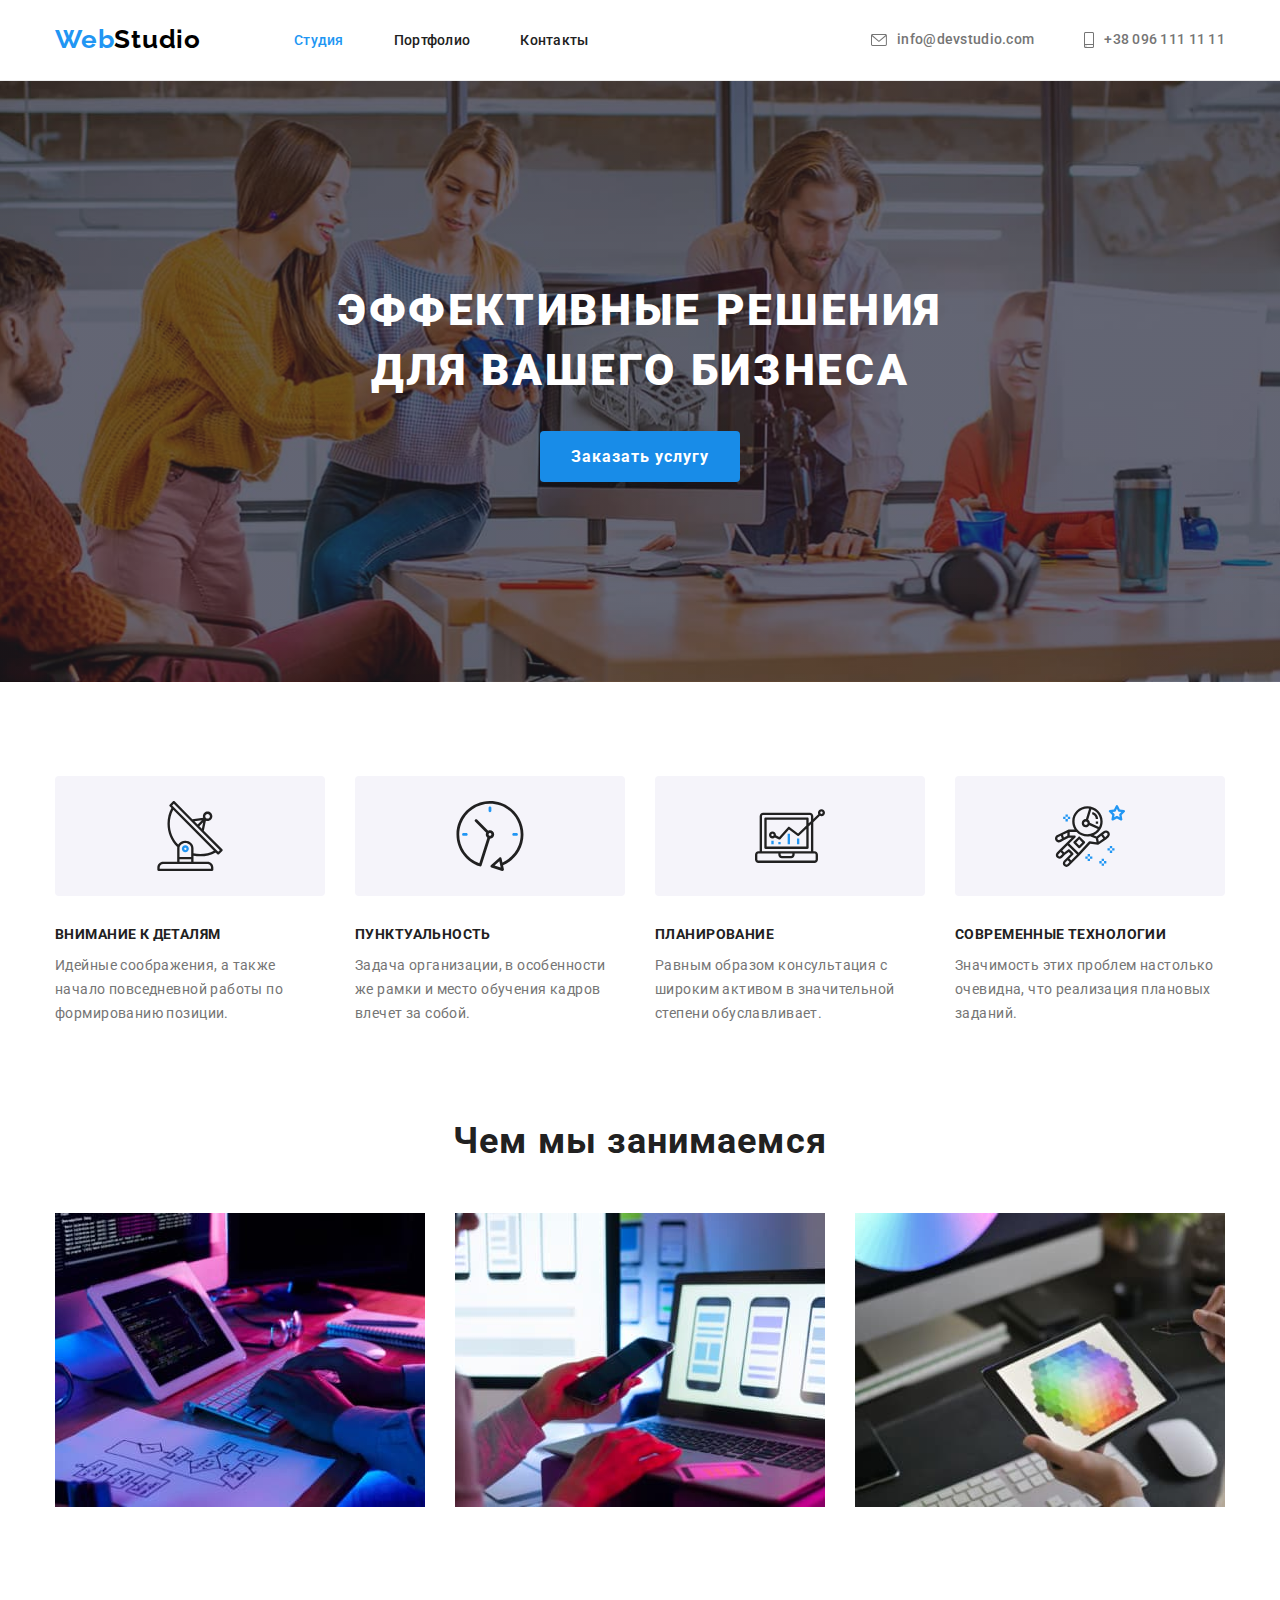
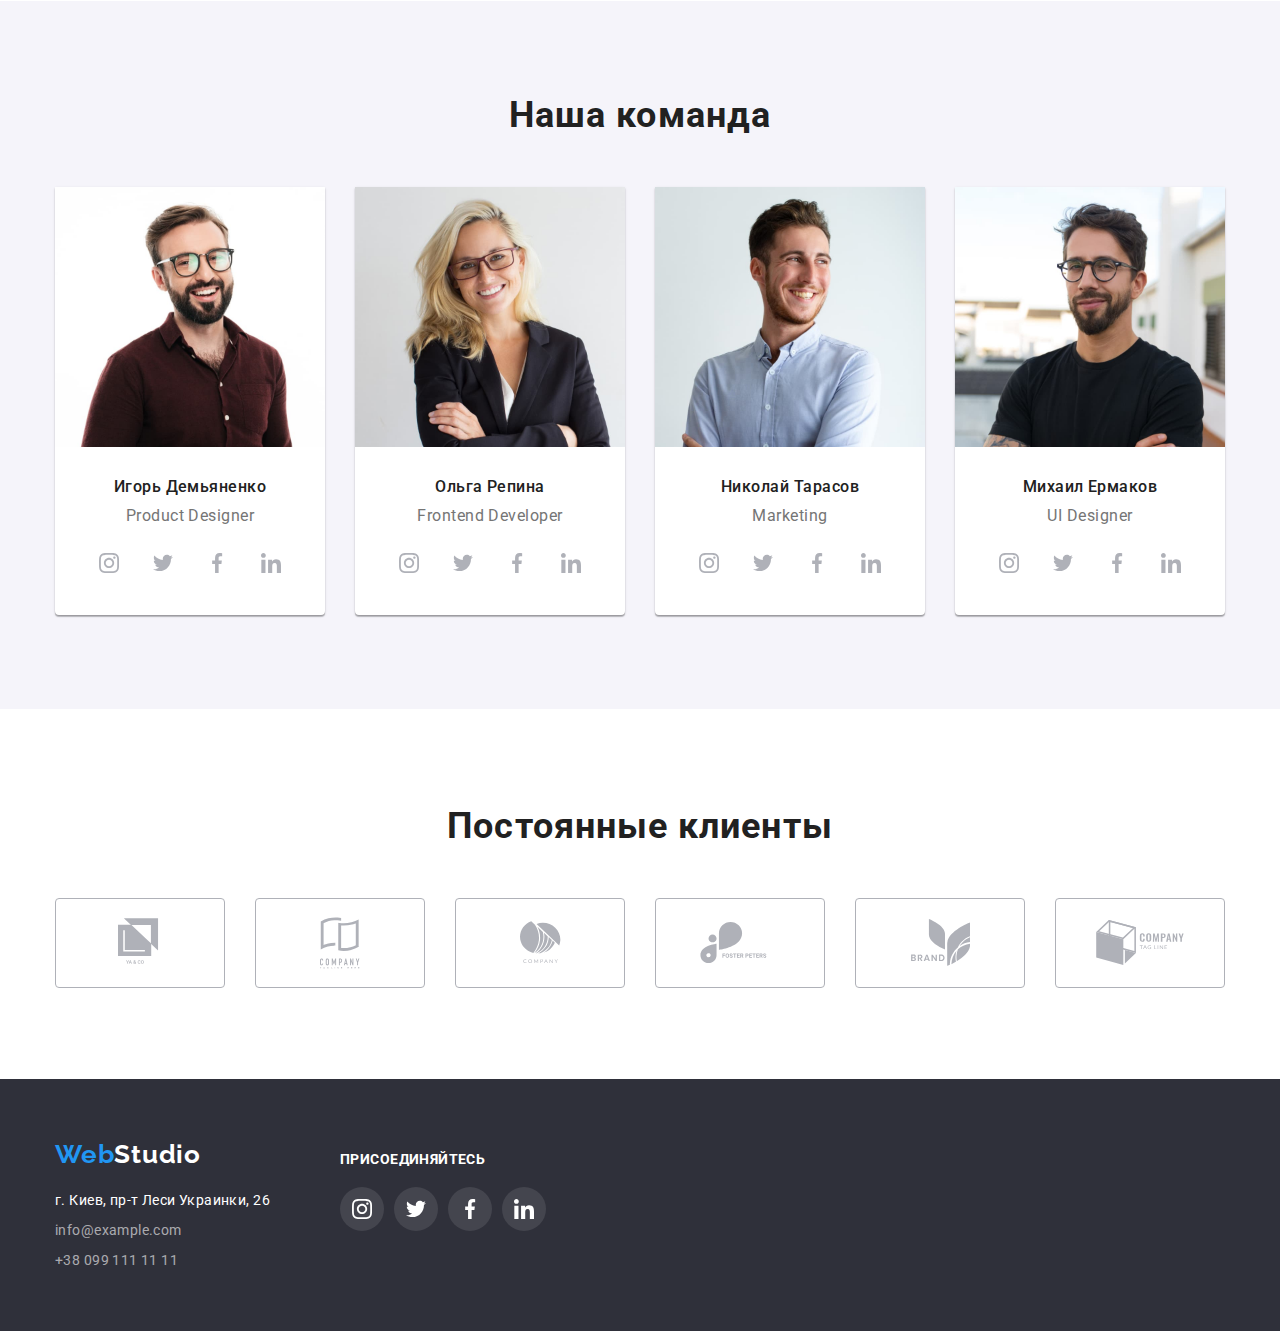
<file: index.html>
<!DOCTYPE html>
<html lang="ru">
<head>
  <meta charset="UTF-8">
  <meta name="viewport" content="width=device-width, initial-scale=1.0">
  <title lang="en">WebStudio</title>
  <link rel="stylesheet" href="./css/normalize.css">
  <link rel="preconnect" href="https://fonts.gstatic.com">
  <link href="https://fonts.googleapis.com/css2?family=Raleway:wght@700&family=Roboto:wght@400;500;700;900&display=swap" rel="stylesheet">
  <link rel="stylesheet" href="./css/styles.css">
</head>
<body>

  <!--Шапка сторінки-->
  <header>
    <div class="container header">
      <!--Навігація-->
      <nav class="nav">
        <!--Логотип-->
        <a class="logo-text" href="index.html" rel="home" lang="en">Web<span class="top-logo-subtext">Studio</span>
        </a>
      
        <ul class="nav-items">
          <li class="active"><a class="nav-item" href="./index.html">Студия</a></li>
          <li><a class="nav-item" href="./portfolio.html">Портфолио</a></li>
          <li><a class="nav-item" href="">Контакты</a></li>
        </ul>
      </nav>
      
      <!--Контакти посилання-->
      <ul class="header-contacts">
        <li lang="en"><a class="header-contact" href="mailto:info@devstudio.com">
          <svg class="svg-contact" width="16" height="12">
            <use class="use-svg-contact" href="./images/icons.svg#icon-envelope"></use>
          </svg>info@devstudio.com</a></li>
        <li><a class="header-contact" href="tel:+380961111111">
          <svg class="svg-contact" width="10" height="16">
            <use class="use-svg-contact" href="./images/icons.svg#icon-smartphone"></use>
          </svg>+38 096 111 11 11</a></li>
      </ul>
    </div>
  </header>
    
  <main>

    <!--секція з темним фоном-->
    <section class="hero">
        <div class="hero-title-container">
          <h1 class="title">Эффективные решения<br/>для вашего бизнеса</h1>
        </div>

        <!--Кнопка на синьому фоні-->
        <div class="hero-button">
          <a class="hero-button-text" href="">Заказать услугу</a>
        </div>
    </section>

    <section class="qualities-section">

      <div class="qualities container">
          <!--<h2></h2>-->

            <!--опис командних якостей -->
          <ul class="qualities-ul">
            <li class="qualities-item">
             <div class="qualities-svg-wrapper">
              <svg class="qualities-svg" width="70" height="70">
                <use href="./images/icons.svg#icon-antenna"></use>
              </svg>
            </div>
              <h3>Внимание к деталям</h3>
              <p>Идейные соображения, а также начало повседневной работы по формированию позиции.</p>
            </li>
            <li class="qualities-item">
              <div class="qualities-svg-wrapper">
                <svg class="qualities-svg" width="70" height="70">
                  <use href="./images/icons.svg#icon-clock"></use>
                </svg>
              </div>
              <h3>Пунктуальность</h3>
              <p>Задача организации, в особенности же рамки и место обучения кадров влечет за собой.</p>
            </li>
            <li class="qualities-item">
              <div class="qualities-svg-wrapper">
                <svg class="qualities-svg" width="70" height="70">
                  <use href="./images/icons.svg#icon-diagram"></use>
                </svg>
              </div>
              <h3>Планирование</h3>
              <p>Равным образом консультация с широким активом в значительной степени обуславливает.</p>
            </li>
            <li class="qualities-item">
              <div class="qualities-svg-wrapper">
                <svg class="qualities-svg" width="70" height="70">
                  <use href="./images/icons.svg#icon-astronaut"></use>
                </svg>
              </div>
              <h3>Современные технологии</h3>
              <p>Значимость этих проблем настолько очевидна, что реализация плановых заданий.</p>
            </li>
          </ul>
      </div>
    </section>

    <!--Секція чим ми займаємось-->
    <section class="about-us-section">
      <div class="container">
        <h2 class="secondary-title">Чем мы занимаемся</h2>
        <ul class="about-us-ul">
          <li><img src="images/img(1).jpg" alt="Програмист работаэт за своим робочим столом" width="370"></li>
          <li><img src="images/img(2).jpg" alt="Дизайнер разрабатывает приложение для смартфонов" width="370"></li>
          <li><img src="images/img(3).jpg" alt="Художник создает веб дизайн вибырая цвет на планшете" width="370"></li>
        </ul>
      </div>
    </section>
      
    <!--Секція наша команда-->
    <section class="team-members">
      <h2 class="secondary-title">Наша команда</h2>
      <div class="container">
        <ul class="team-members-ul">
          <li class="team-members-li">
            <img src="images/img(4).jpg" alt="член команды" width="270">
            <h3 class="team-member-name">Игорь Демьяненко</h3>
            <p class="team-member-position" lang="en">Product Designer</p>
            <ul class="social-links-ul">
              <li class="social-links-li">
                <a class="social-link" href="#">
                  <div class="social-link-wrapper">
                    <svg class="social-link-svg" width="44" height="44">
                      <use href="./images/icons.svg#icon-instagram"></use>
                    </svg>
                  </div>
                </a>
              </li>
              <li class="social-links-li">
                <a class="social-link" href="#">
                  <div class="social-link-wrapper">
                    <svg class="social-link-svg" width="44" height="44">
                      <use href="./images/icons.svg#icon-twitter"></use>
                    </svg>
                  </div>
                </a>
              </li>
              <li class="social-links-li">
                <a class="social-link" href="#">
                  <div class="social-link-wrapper">
                    <svg class="social-link-svg" width="44" height="44">
                      <use href="./images/icons.svg#icon-facebook"></use>
                    </svg>
                  </div>
                </a>
              </li>
              <li class="social-links-li">
                <a class="social-link" href="#">
                  <div class="social-link-wrapper">
                    <svg class="social-link-svg" width="44" height="44">
                      <use href="./images/icons.svg#icon-linkedin"></use>
                    </svg>
                  </div>
                </a>
              </li>
            </ul>
          </li>
          <li class="team-members-li">
            <img src="images/img(5).jpg" alt="член команды" width="270">
            <h3 class="team-member-name">Ольга Репина</h3>
            <p class="team-member-position" lang="en">Frontend Developer</p>
            <ul class="social-links-ul">
              <li class="social-links-li">
                <a class="social-link" href="#">
                  <div class="social-link-wrapper">
                    <svg class="social-link-svg" width="44" height="44">
                      <use href="./images/icons.svg#icon-instagram"></use>
                    </svg>
                  </div>
                </a>
              </li>
              <li class="social-links-li">
                <a class="social-link" href="#">
                  <div class="social-link-wrapper">
                    <svg class="social-link-svg" width="44" height="44">
                      <use href="./images/icons.svg#icon-twitter"></use>
                    </svg>
                  </div>
                </a>
              </li>
              <li class="social-links-li">
                <a class="social-link" href="#">
                  <div class="social-link-wrapper">
                    <svg class="social-link-svg" width="44" height="44">
                      <use href="./images/icons.svg#icon-facebook"></use>
                    </svg>
                  </div>
                </a>
              </li>
              <li class="social-links-li">
                <a class="social-link" href="#">
                  <div class="social-link-wrapper">
                    <svg class="social-link-svg" width="44" height="44">
                      <use href="./images/icons.svg#icon-linkedin"></use>
                    </svg>
                  </div>
                </a>
              </li>
            </ul>
          </li>
          <li class="team-members-li">
            <img src="images/img(6).jpg" alt="член команды" width="270">
            <h3 class="team-member-name">Николай Тарасов</h3>
            <p class="team-member-position" lang="en">Marketing</p>
            <ul class="social-links-ul">
              <li class="social-links-li">
                <a class="social-link" href="#">
                  <div class="social-link-wrapper">
                    <svg class="social-link-svg" width="44" height="44">
                      <use href="./images/icons.svg#icon-instagram"></use>
                    </svg>
                  </div>
                </a>
              </li>
              <li class="social-links-li">
                <a class="social-link" href="#">
                  <div class="social-link-wrapper">
                    <svg class="social-link-svg" width="44" height="44">
                      <use href="./images/icons.svg#icon-twitter"></use>
                    </svg>
                  </div>
                </a>
              </li>
              <li class="social-links-li">
                <a class="social-link" href="#">
                  <div class="social-link-wrapper">
                    <svg class="social-link-svg" width="44" height="44">
                      <use href="./images/icons.svg#icon-facebook"></use>
                    </svg>
                  </div>
                </a>
              </li>
              <li class="social-links-li">
                <a class="social-link" href="#">
                  <div class="social-link-wrapper">
                    <svg class="social-link-svg" width="44" height="44">
                      <use href="./images/icons.svg#icon-linkedin"></use>
                    </svg>
                  </div>
                </a>
              </li>
            </ul>
          </li>
          <li class="team-members-li">
            <img src="images/img(7).jpg" alt="член команды" width="270">
            <h3 class="team-member-name">Михаил Ермаков</h3>
            <p class="team-member-position" lang="en">UI Designer</p>
            <ul class="social-links-ul">
              <li class="social-links-li">
                <a class="social-link" href="#">
                  <div class="social-link-wrapper">
                    <svg class="social-link-svg" width="44" height="44">
                      <use href="./images/icons.svg#icon-instagram"></use>
                    </svg>
                  </div>
                </a>
              </li>
              <li class="social-links-li">
                <a class="social-link" href="#">
                  <div class="social-link-wrapper">
                    <svg class="social-link-svg" width="44" height="44">
                      <use href="./images/icons.svg#icon-twitter"></use>
                    </svg>
                  </div>
                </a>
              </li>
              <li class="social-links-li">
                <a class="social-link" href="#">
                  <div class="social-link-wrapper">
                    <svg class="social-link-svg" width="44" height="44">
                      <use href="./images/icons.svg#icon-facebook"></use>
                    </svg>
                  </div>
                </a>
              </li>
              <li class="social-links-li">
                <a class="social-link" href="#">
                  <div class="social-link-wrapper">
                    <svg class="social-link-svg" width="44" height="44">
                      <use href="./images/icons.svg#icon-linkedin"></use>
                    </svg>
                  </div>
                </a>
              </li>
            </ul>
          </li>
        </ul>
      </div>
    </section>

    <!-- Секція постійні клієнти -->
    <section class="regulars">
      <div class="container">
        <h2 class="secondary-title">Постоянные клиенты</h2>
        <ul class="regulars-list">
          <li class="regulars-item"><a class="regulars-link" href="#">
              <div class="regulars-wrapper">
                <svg class="regulars-svg" width="44.27" height="49.23">
                  <use href="./images/icons.svg#icon-logo"></use>
                </svg>
              </div>
            </a>
          </li>
          <li class="regulars-item"><a class="regulars-link" href="#">
              <div class="regulars-wrapper">
                <svg class="regulars-svg" width="40" height="52">
                  <use href="./images/icons.svg#icon-logo-2"></use>
                </svg>
              </div>
            </a>
          </li>
          <li class="regulars-item"><a class="regulars-link" href="#">
              <div class="regulars-wrapper">
                <svg class="regulars-svg" width="41" height="42.6">
                  <use href="./images/icons.svg#icon-logo-3"></use>
                </svg>
              </div>
            </a>
          </li>
          <li class="regulars-item"><a class="regulars-link" href="#">
              <div class="regulars-wrapper">
                <svg class="regulars-svg" width="79.66" height="42.02">
                  <use href="./images/icons.svg#icon-logo-4"></use>
                </svg>
              </div>
            </a>
          </li>
          <li class="regulars-item"><a class="regulars-link" href="#">
              <div class="regulars-wrapper">
                <svg class="regulars-svg" width="59" height="47">
                  <use href="./images/icons.svg#icon-logo-5"></use>
                </svg>
              </div>
            </a>
          </li>
          <li class="regulars-item"><a class="regulars-link" href="#">
              <div class="regulars-wrapper">
                <svg class="regulars-svg" width="88.48" height="45.44">
                  <use href="./images/icons.svg#icon-logo-6"></use>
                </svg>
              </div>
            </a>
          </li>
        </ul>

      </div>
    </section>
  </main>

  <footer class="footer">
      <div class="container foot-div">
        <!--Нижній блок з темним фоном-->
        <!--Логотип-->
        <div>
          <a class="logo-text" href="index.html" rel="home" lang="en">Web<span class="bottom-logo-subtext">Studio</span>
          </a>
          
          <address class="address">
            <p class="address-p">г. Киев, пр-т Леси Украинки, 26</p>
          
            <a class="footer-contacts" href="mailto:info@example.com" lang="en">info@example.com</a><br />
            <a class="footer-contacts" href="tel:+380991111111">+38 099 111 11 11</a>
          </address>
        </div>
        <div class="footer-social">
          <section>
            <h2 class="footer-secondary-title">присоединяйтесь</h2>
            <ul class="social-links-ul footer-ul">
              <li class="social-links-li">
                <a class="social-link footer-links" href="#">
                  <div class="social-link-wrapper">
                    <svg class="social-link-svg" width="44" height="44">
                      <use href="./images/icons.svg#icon-instagram"></use>
                    </svg>
                  </div>
                </a>
              </li>
              <li class="social-links-li">
                <a class="social-link footer-links" href="#">
                  <div class="social-link-wrapper">
                    <svg class="social-link-svg" width="44" height="44">
                      <use href="./images/icons.svg#icon-twitter"></use>
                    </svg>
                  </div>
                </a>
              </li>
              <li class="social-links-li">
                <a class="social-link footer-links" href="#">
                  <div class="social-link-wrapper">
                    <svg class="social-link-svg" width="44" height="44">
                      <use href="./images/icons.svg#icon-facebook"></use>
                    </svg>
                  </div>
                </a>
              </li>
              <li class="social-links-li">
                <a class="social-link footer-links" href="#">
                  <div class="social-link-wrapper">
                    <svg class="social-link-svg" width="44" height="44">
                      <use href="./images/icons.svg#icon-linkedin"></use>
                    </svg>
                  </div>
                </a>
              </li>
            </ul>
          </section>

        </div>
      </div>
     
  </footer>
</body>
</html>
</file>
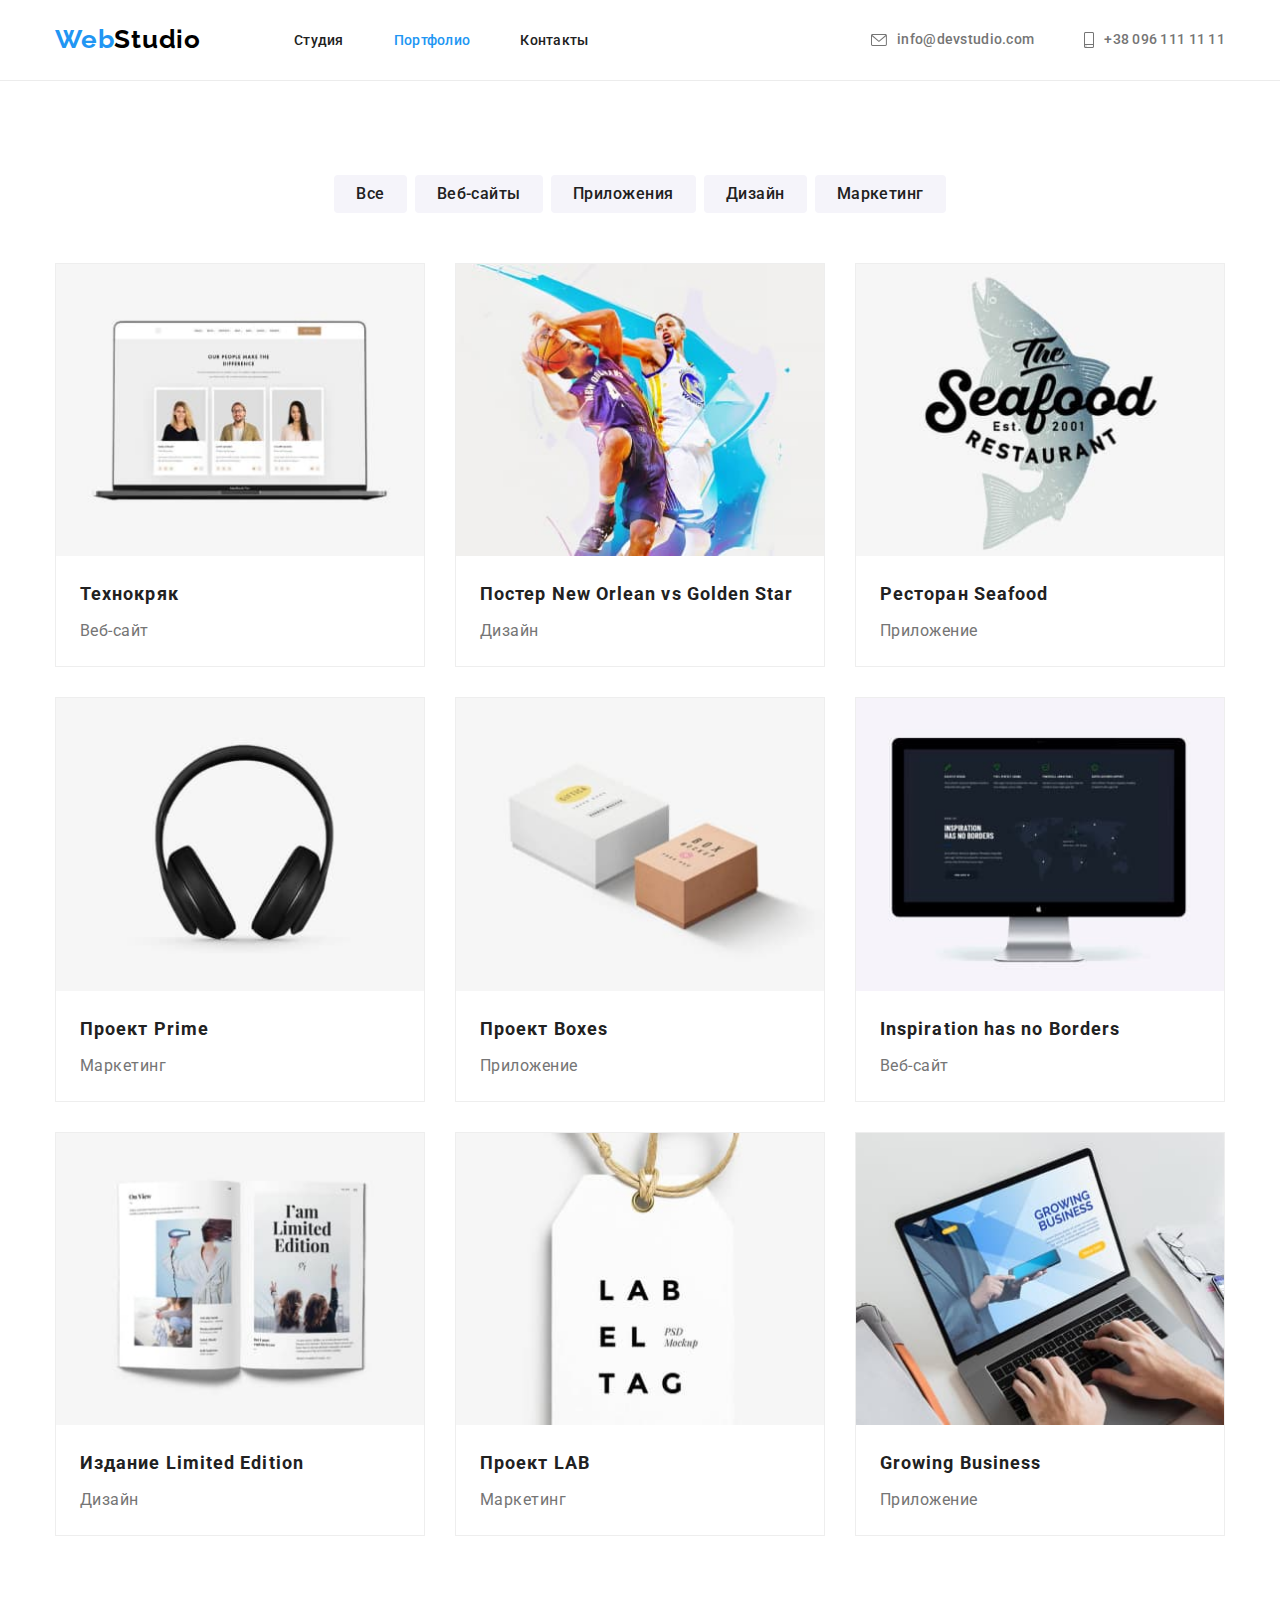
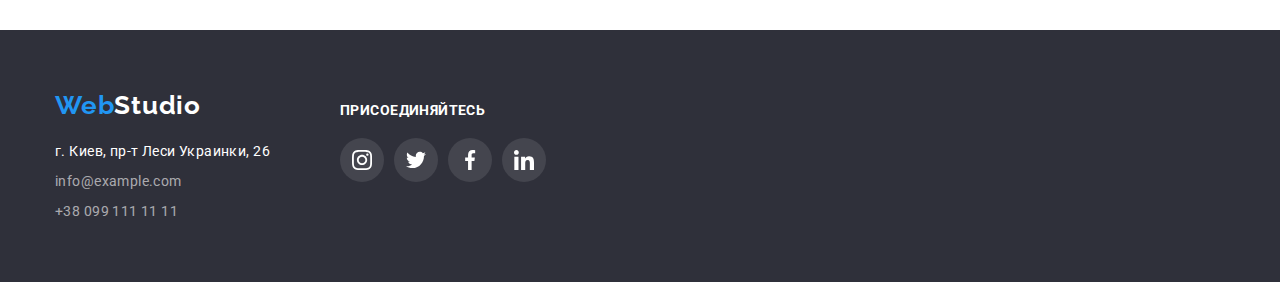
<file: portfolio.html>
<!DOCTYPE html>
<html lang="ru">
<head>
    <meta charset="UTF-8">
    <meta name="viewport" content="width=device-width, initial-scale=1.0">
    <title lang="en">Portfolio</title>
    <link rel="stylesheet" href="./css/normalize.css">
    <link rel="preconnect" href="https://fonts.gstatic.com">
    <link href="https://fonts.googleapis.com/css2?family=Raleway:wght@700&family=Roboto:wght@400;500;700;900&display=swap"
       rel="stylesheet">
    <link rel="stylesheet" href="./css/styles.css">
</head>

<body>

    <!--Шапка сторінки-->
    <header>
        <div class="container header">
          <!--Навігація-->
          <nav class="nav">
            <!--Логотип-->
            <a class="logo-text" href="index.html" rel="home" lang="en">Web<span class="top-logo-subtext">Studio</span>
            </a>
          
            <ul class="nav-items">
              <li><a class="nav-item" href="./index.html">Студия</a></li>
              <li class="active"><a class="nav-item" href="./portfolio.html">Портфолио</a></li>
              <li><a class="nav-item" href="">Контакты</a></li>
            </ul>
          </nav>
          
          <!--Контакти посилання-->
          <ul class="header-contacts">
            <li lang="en"><a class="header-contact" href="mailto:info@devstudio.com">
              <svg class="svg-contact" width="16" height="12">
                <use class="use-svg-contact" href="./images/icons.svg#icon-envelope"></use>
              </svg>info@devstudio.com</a></li>
            <li><a class="header-contact" href="tel:+380961111111">
              <svg class="svg-contact" width="10" height="16">
                <use class="use-svg-contact" href="./images/icons.svg#icon-smartphone"></use>
              </svg>+38 096 111 11 11</a></li>
          </ul>
        </div>
    </header>

    <main>
      <section class="main-portfolio-container">
        <div class="container">
          <!-- <h2>Main content</h2> -->
            <div class="buttons-container">
              <ul class="portfolio-buttons">
                <li><button class="portfolio-button" type="submit">Все</button></li>
                <li><button class="portfolio-button" type="submit">Веб-сайты</button></li>
                <li><button class="portfolio-button" type="submit">Приложения</button></li>
                <li><button class="portfolio-button" type="submit">Дизайн</button></li>
                <li><button class="portfolio-button" type="submit">Маркетинг</button></li>
              </ul>
            </div>
          <ul class="item-cards">
            <li>
              <a class="card-link" href="#">
                <div class="card-link-wrapper">
                  <img src="images/portfolio/img1.jpg" alt="Ноутбук с открытой веб страницой" width="368">
                  <div class="item-box">
                    <h3 class="item-name">Технокряк</h3>
                    <p class="item-description">Веб-сайт</p>
                  </div>
                </div>
              </a>
            </li>
            <li>
              <a class="card-link" href="#">
                <div class="card-link-wrapper"> 
                  <img src="images/portfolio/img2.jpg" alt="Два баскетболиста с мячом" width="368">
                  <div class="item-box">
                    <h3 class="item-name">Постер New Orlean vs Golden Star</h3>
                    <p class="item-description">Дизайн</p>
                  </div>
                </div>
              </a>
            </li>
            <li>
              <a class="card-link" href="#">
                <div class="card-link-wrapper"> 
                  <img src="images/portfolio/img3.jpg" alt="Логотип ресторана Seafood" width="368">
                  <div class="item-box">
                    <h3 class="item-name">Ресторан Seafood</h3>
                    <p class="item-description">Приложение</p>
                  </div>
                </div>
              </a>
            </li>
            <li>
              <a class="card-link" href="#">
                <div class="card-link-wrapper"> 
                  <img src="images/portfolio/img4.jpg" alt="Наушники" width="368">
                  <div class="item-box">
                    <h3 class="item-name">Проект Prime</h3>
                    <p class="item-description">Маркетинг</p>
                  </div>
                </div>
              </a>
            </li>
            <li>
              <a class="card-link" href="#">
                <div class="card-link-wrapper"> 
                  <img src="images/portfolio/img5.jpg" alt="Две коробки" width="368">
                  <div class="item-box">
                    <h3 class="item-name">Проект Boxes</h3>
                    <p class="item-description">Приложение</p>
                  </div>
                </div>
              </a>
            </li>
            <li>
              <a class="card-link" href="#">
                <div class="card-link-wrapper"> 
                  <img src="images/portfolio/img6.jpg" alt="Монитор с открытой веб страницой" width="368">
                  <div class="item-box">
                    <h3 class="item-name">Inspiration has no Borders</h3>
                    <p class="item-description">Веб-сайт</p>
                  </div>
                </div>
              </a>
            </li>
            <li>
              <a class="card-link" href="#">
                <div class="card-link-wrapper"> 
                  <img src="images/portfolio/img7.jpg" alt="Открытая книга с фотографиями и текстом" width="368">
                  <div class="item-box">
                    <h3 class="item-name">Издание Limited Edition</h3>
                    <p class="item-description">Дизайн</p>
                  </div>
                </div>
              </a>
            </li>
            <li>
              <a class="card-link" href="#">
                <div class="card-link-wrapper">
                  <img src="images/portfolio/img8.jpg" alt="Етикетка с надписью" width="368">
                  <div class="item-box">
                    <h3 class="item-name">Проект LAB</h3>
                    <p class="item-description">Маркетинг</p>
                  </div>
                </div>
              </a>
            </li>
            <li>
              <a class="card-link" href="#">
                <div class="card-link-wrapper">
                  <img src="images/portfolio/img9.jpg" alt="Ноутбук на рабочем столе" width="368">
                  <div class="item-box">
                    <h3 class="item-name">Growing Business</h3>
                    <p class="item-description">Приложение</p>
                  </div>
                </div>
              </a>
            </li>
          </ul>
        </div> 
      </section>  
    </main>

    <footer class="footer">
        <div class="container foot-div">
          <!--Нижній блок з темним фоном-->
          <!--Логотип-->
          <div>
            <a class="logo-text" href="index.html" rel="home" lang="en">Web<span class="bottom-logo-subtext">Studio</span>
            </a>
        
            <address class="address">
              <p class="address-p">г. Киев, пр-т Леси Украинки, 26</p>
        
              <a class="footer-contacts" href="mailto:info@example.com" lang="en">info@example.com</a><br />
              <a class="footer-contacts" href="tel:+380991111111">+38 099 111 11 11</a>
            </address>
          </div>
          <div class="footer-social">
            <section>
              <h2 class="footer-secondary-title">присоединяйтесь</h2>
              <ul class="social-links-ul footer-ul">
                <li class="social-links-li">
                  <a class="social-link footer-links" href="#">
                    <div class="social-link-wrapper">
                      <svg class="social-link-svg" width="44" height="44">
                        <use href="./images/icons.svg#icon-instagram"></use>
                      </svg>
                    </div>
                  </a>
                </li>
                <li class="social-links-li">
                  <a class="social-link footer-links" href="#">
                    <div class="social-link-wrapper">
                      <svg class="social-link-svg" width="44" height="44">
                        <use href="./images/icons.svg#icon-twitter"></use>
                      </svg>
                    </div>
                  </a>
                </li>
                <li class="social-links-li">
                  <a class="social-link footer-links" href="#">
                    <div class="social-link-wrapper">
                      <svg class="social-link-svg" width="44" height="44">
                        <use href="./images/icons.svg#icon-facebook"></use>
                      </svg>
                    </div>
                  </a>
                </li>
                <li class="social-links-li">
                  <a class="social-link footer-links" href="#">
                    <div class="social-link-wrapper">
                      <svg class="social-link-svg" width="44" height="44">
                        <use href="./images/icons.svg#icon-linkedin"></use>
                      </svg>
                    </div>
                  </a>
                </li>
              </ul>
            </section>
          </div>
        </div>
    </footer>
</body>
</html>
</file>
<file: css/styles.css>
:root {
  --hero-button-color: rgba(24, 140, 232, 1);
  --blue-color: rgba(33, 150, 243, 1);
  --white-back-color: rgba(245, 244, 250, 1);
  --white-text-color-60: rgba(255, 255, 255, 0.6);
  --white-text-color-1: rgba(255, 255, 255, 1);
  --grey-text-color: rgba(117, 117, 117, 1);
  --black-text-color: rgba(33, 33, 33, 1);
  --black-footer-color: rgba(47, 48, 58, 1);
  --top-logo-subtext: rgba(0, 0, 0, 1);
  --svg-primary-color: rgba(175, 177, 184, 1);
}

:focus {
  outline: none;
}

body {
  font-family: 'Roboto', sans-serif;
}

.container {
  max-width: 1200px;
  padding-left: 15px;
  padding-right: 15px;
  margin-left: auto;
  margin-right: auto;
}

/* Main Logo */

.logo-text {
  font-family: Raleway, sans-serif;
  font-size: 26px;
  font-weight: 700;
  line-height: 1.2;
  letter-spacing: 0.03em;
  color: var(--blue-color);
  text-decoration: none;
}

.top-logo-subtext {
  color: var(--top-logo-subtext);
}

.bottom-logo-subtext {
  color: var(--white-text-color-1);
}

/* header */

header {
  border-bottom: 1px solid rgba(236, 236, 236, 1);
}

.header {
  display: flex;
  align-items: center;
  width: 1200px;
  margin: auto;
  padding: 10px 15px;
}

.nav > .logo-text {
  margin-right: 93px;
  padding: 13px 0;
}

.nav,
.nav-items,
.header-contacts {
  display: flex;
  align-items: center;
  padding: 0;
  margin: 0;
}

.nav-items li:not(:last-child),
.header-contacts li:not(:last-child) {
  margin-right: 50px;
}

.nav-item {
  color: var(--black-text-color);
  text-decoration: none;
  font-weight: 500;
  font-size: 14px;
  line-height: 1.14;
  letter-spacing: 0.02em;
  padding: 22px 0;
}

.header-contact {
  font-weight: 500;
  font-size: 14px;
  line-height: 1.14;
  letter-spacing: 0.02em;
  text-decoration: none;
  color: var(--grey-text-color);
  padding: 22px 0;
  display: flex;
  align-items: center;
}

.svg-contact {
  margin-right: 10px;
  fill: currentColor;
}

.header-contacts {
  margin-left: auto;
}

li.active > a {
  color: var(--blue-color);
}

/* hover&focus */

.header-contact:hover,
.header-contact:focus,
.nav-item:hover,
.nav-item:focus {
  color: var(--blue-color);
}

/* Hero section */

.hero {
  text-align: center;
  min-height: 600px;
  max-width: 1600px;
  margin: 0 auto;
  padding: 200px 0;
  background-color: rgba(196, 196, 196, 1);
  background-image: linear-gradient(
      to right,
      rgba(47, 48, 58, 0.4),
      rgba(47, 48, 58, 0.4)
    ),
    url(../images/background-hero.jpg);
  background-position: center;
  background-repeat: no-repeat;
  background-size: cover;
}

.hero-title-container {
  width: 696px;
  margin-left: auto;
  margin-right: auto;
  margin-bottom: 30px;
  padding: 0 1px;
}

.title {
  font-weight: 900;
  font-size: 44px;
  line-height: 1.36;
  letter-spacing: 0.06em;
  text-transform: uppercase;
  margin: 0;
  color: var(--white-text-color-1);
}

.hero-button {
  display: block;
  width: 200px;
  margin-left: auto;
  margin-right: auto;
  padding: 10.5px 15px;
  background-color: var(--hero-button-color);
  border-radius: 4px;
}

.hero-button-text {
  color: var(--white-text-color-1);
  text-decoration: none;
  font-weight: bold;
  font-size: 16px;
  line-height: 1.87;
  text-align: center;
  letter-spacing: 0.06em;
  padding: 10.5px 15px;
}

/* опис командних якостей */

.qualities-ul h3 {
  font-weight: 700;
  font-size: 14px;
  line-height: 1.15;
  letter-spacing: 0.03em;
  text-transform: uppercase;
  color: var(--black-text-color);
  margin: 0 0 10px 0;
}

.qualities-ul p {
  color: var(--grey-text-color);
  font-size: 14px;
  line-height: 1.71;
  font-weight: 400;
  letter-spacing: 0.03em;
  margin: 0;
  padding: 2px 0;
}

.qualities-section {
  padding-top: 94px;
  padding-bottom: 94px;
}

.qualities-ul {
  display: flex;
  padding: 0;
  margin: 0;
}

.qualities-item {
  max-width: 270px;
}

.qualities-item:not(:last-child) {
  margin-right: 30px;
}

.qualities-svg-wrapper {
  padding: 25px 0 25px;
  margin-bottom: 30px;
  background-color: var(--white-back-color);
  border-radius: 4px;
}

.qualities-svg {
  margin-left: auto;
  margin-right: auto;
  display: block;
}

/* заголовки h2 */

.secondary-title {
  font-weight: bold;
  font-size: 36px;
  line-height: 1.16;
  text-align: center;
  letter-spacing: 0.03em;
  color: var(--black-text-color);
  margin: 0;
}

/* Секція чим ми займаємось */

.about-us-section h2 {
  margin-bottom: 50px;
}

.about-us-ul {
  display: flex;
  padding-left: 0;
  margin: 0;
}

.about-us-ul li:not(:last-child) {
  margin-right: 30px;
}

.about-us-ul img {
  display: block;
}

.about-us-section {
  margin-bottom: 94px;
}

/* Секція наша команда */

.team-members {
  padding-top: 94px;
  padding-bottom: 94px;
  background-color: var(--white-back-color);
}

.team-members h2 {
  margin-bottom: 50px;
}

.team-members-ul {
  display: flex;
  padding: 0;
  margin: 0;
}

.team-members-li:not(:last-child) {
  margin-right: 30px;
}

.team-members-li {
  background-color: var(--white-text-color-1);
  box-shadow: 0px 1px 3px rgba(0, 0, 0, 0.12), 0px 1px 1px rgba(0, 0, 0, 0.14),
    0px 2px 1px rgba(0, 0, 0, 0.2);
  border-radius: 0px 0px 4px 4px;
  padding-bottom: 30px;
}

.team-members-ul > li img {
  display: block;
}

.team-member-name {
  font-weight: 500;
  font-size: 16px;
  line-height: 1.19;
  letter-spacing: 0.03em;
  color: var(--black-text-color);
  margin: 30px 0 10px 0;
  text-align: center;
}

.team-member-position {
  font-weight: normal;
  font-size: 16px;
  line-height: 1.19;
  letter-spacing: 0.03em;
  color: var(--grey-text-color);
  text-align: center;
  margin: 0;
}

.social-links-ul,
.social-links-li {
  display: flex;
  padding: 0;
}

.social-links-ul {
  margin: 16px 32px 0;
  padding-left: 0;
  justify-content: space-between;
}

.social-link-wrapper {
  width: 44px;
  height: 44px;
  display: flex;
  justify-content: center;
  align-items: center;
}

.social-link-svg {
  fill: currentColor;
  padding: 0 12px;
}

.social-link {
  color: var(--svg-primary-color);
}

.social-link:hover,
.social-link:focus {
  background-color: var(--blue-color);
  border-radius: 50%;
  color: var(--white-text-color-1);
}

/* Секція постійні клієнти */

.regulars {
  padding: 97px 0 91px;
}

.regulars-list {
  padding: 0;
  margin: 50px auto 0;
  display: flex;
  justify-content: space-between;
}

.regulars-link {
  color: var(--svg-primary-color);
}

.regulars-wrapper {
  width: 170px;
  height: 90px;
  border: 1px solid currentColor;
  border-radius: 4px;
  display: flex;
  justify-content: center;
  align-items: center;
}

.regulars-svg {
  fill: currentColor;
}

.regulars-link:hover,
.regulars-link:focus {
  color: var(--blue-color);
}

/* Portfolio page */

.main-portfolio-container {
  margin: 94px 0;
}

/* Buttons */

.buttons-container {
  padding-bottom: 16px;
  margin-bottom: 34px;
}

.portfolio-button {
  font-weight: 500;
  font-size: 16px;
  line-height: 1.62;
  text-align: center;
  letter-spacing: 0.03em;
  color: var(--black-text-color);
  background-color: var(--white-back-color);
  padding: 6px 22px;
  border: none;
  border-radius: 4px;
}

.portfolio-button:hover,
.portfolio-button:focus {
  background-color: var(--blue-color);
  color: var(--white-text-color-1);
  font-weight: 500;
  font-size: 16px;
  line-height: 1.62;
  letter-spacing: 0.03em;
  outline-style: none;
  box-shadow: 0px 3px 1px rgba(0, 0, 0, 0.1), 0px 1px 2px rgba(0, 0, 0, 0.08),
    0px 2px 2px rgba(0, 0, 0, 0.12);
}

.portfolio-buttons {
  display: flex;
  justify-content: center;
  margin: 0 auto;
  padding: 0;
}

.portfolio-buttons li {
  display: inline-flex;
  height: 38px;
}

.portfolio-buttons li:not(:last-child) {
  margin-right: 8px;
}

/* Item-cards */

.card-link {
  text-decoration: none;
}

.card-link:hover,
.card-link:focus {
  box-shadow: 0px 1px 1px rgba(0, 0, 0, 0.12), 0px 4px 4px rgba(0, 0, 0, 0.06),
    1px 4px 6px rgba(0, 0, 0, 0.16);
}

.card-link-wrapper {
  box-shadow: inherit;
  border: 1px solid rgba(238, 238, 238, 1);
}

.item-cards {
  display: flex;
  flex-wrap: wrap;
  margin-left: -30px;
  margin-top: -30px;
  margin-bottom: 0;
  padding-left: 0;
}

.item-cards li {
  margin-left: 30px;
  margin-top: 30px;
  flex-basis: calc(100% / 3 - 30px);
  background-color: var(--white-text-color-1);
}

.item-cards li img {
  display: block;
}

.item-name {
  font-weight: bold;
  font-size: 18px;
  line-height: 2;
  letter-spacing: 0.06em;
  color: var(--black-text-color);
  margin: 0;
  padding: 20px 24px 4px;
}

.item-description {
  font-weight: normal;
  font-size: 16px;
  line-height: 1.87;
  letter-spacing: 0.03em;
  color: var(--grey-text-color);
  margin: 0;
  padding: 0 24px 20px 24px;
}

/* Footer */

.footer {
  background-color: var(--black-footer-color);
  padding: 60px 0;
}

.address-p {
  font-weight: normal;
  font-size: 14px;
  line-height: 1.5;
  letter-spacing: 0.03em;
  color: var(--white-text-color-1);
  margin: 0;
}

.address {
  margin-top: 20px;
}

.footer-contacts {
  font-weight: normal;
  font-size: 14px;
  line-height: 1.5;
  letter-spacing: 0.03em;
  text-decoration: none;
  color: var(--white-text-color-60);
  display: inline-block;
}

a.footer-contacts[href='mailto:info@example.com'] {
  margin: 9px 0;
}

.footer-contacts:hover,
.footer-contacts:focus {
  color: var(--white-text-color-1);
}

.foot-div {
  display: flex;
}

.footer-social {
  width: 206px;
  margin: 12px auto 40px 70px;
}

.footer-secondary-title {
  font-style: normal;
  font-weight: bold;
  font-size: 14px;
  line-height: 16px;
  letter-spacing: 0.03em;
  text-transform: uppercase;
  color: var(--white-text-color-1);
  margin: 0;
}

.footer-ul {
  margin: 20px 0 0;
}

.footer-links {
  background-color: rgba(255, 255, 255, 0.1);
  border-radius: 50%;
  color: var(--white-text-color-1);
}
</file>
